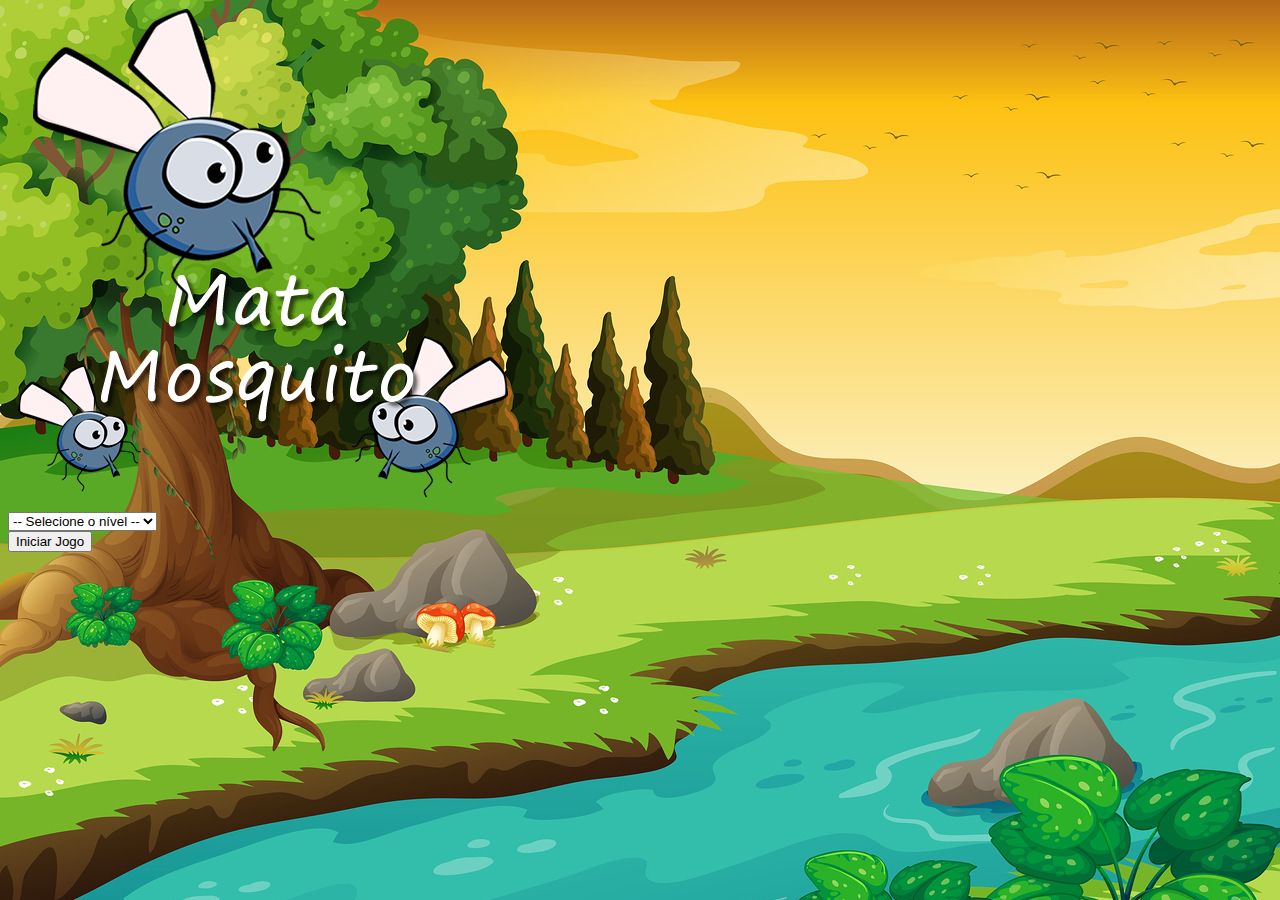
<file: index.html>
<!DOCTYPE html>
<html>
	<head>
		<meta charset="utf-8">
		<title>Jogo - Mata Mosquito</title>

		<!-- Bootstrap -->
		<link rel="stylesheet" href="https://cdn.jsdelivr.net/npm/bootstrap@4.6.0/dist/css/bootstrap.min.css" integrity="sha384-B0vP5xmATw1+K9KRQjQERJvTumQW0nPEzvF6L/Z6nronJ3oUOFUFpCjEUQouq2+l" crossorigin="anonymous">

		<!-- CSS -->
		<link rel="stylesheet" type="text/css" href="estilo.css">

		<script>
			function iniciarJogo() {
				var nivel = document.getElementById('nivel').value

				if (nivel === "") {
					alert('Selecione um nível pra iniciar o jogo')
					return false
				}
				window.location.href = "app.html?" + nivel
			}

			

		</script>

	</head>
	<body>

		<div class="container">
			<div class="row">
				<div class="col">
					<div class="d-flex justify-content-center">
						<img src="imagens/game.png">
					</div>
				</div>
			</div>

			<div class="row">
				<div class="col">
					<div class="d-flex justify-content-center">
						<div class="mb-2">
							<select class="form-control" id="nivel">
								<option value=""> -- Selecione o nível --</option>
								<option value="facil">Fácil</option>
								<option value="dificil">Normal</option>
								<option value="normal">Difícil</option>
							</select>
						</div>
					</div>
				</div>
			</div>

			<div class="row">
				<div class="col">
					<div class="d-flex justify-content-center">
						<button type="button "class="btn btn-danger btn-lg" onclick="iniciarJogo()">Iniciar Jogo</button>
					</div>
				</div>
			</div>		
		</div>
	</body>
</html>
</file>
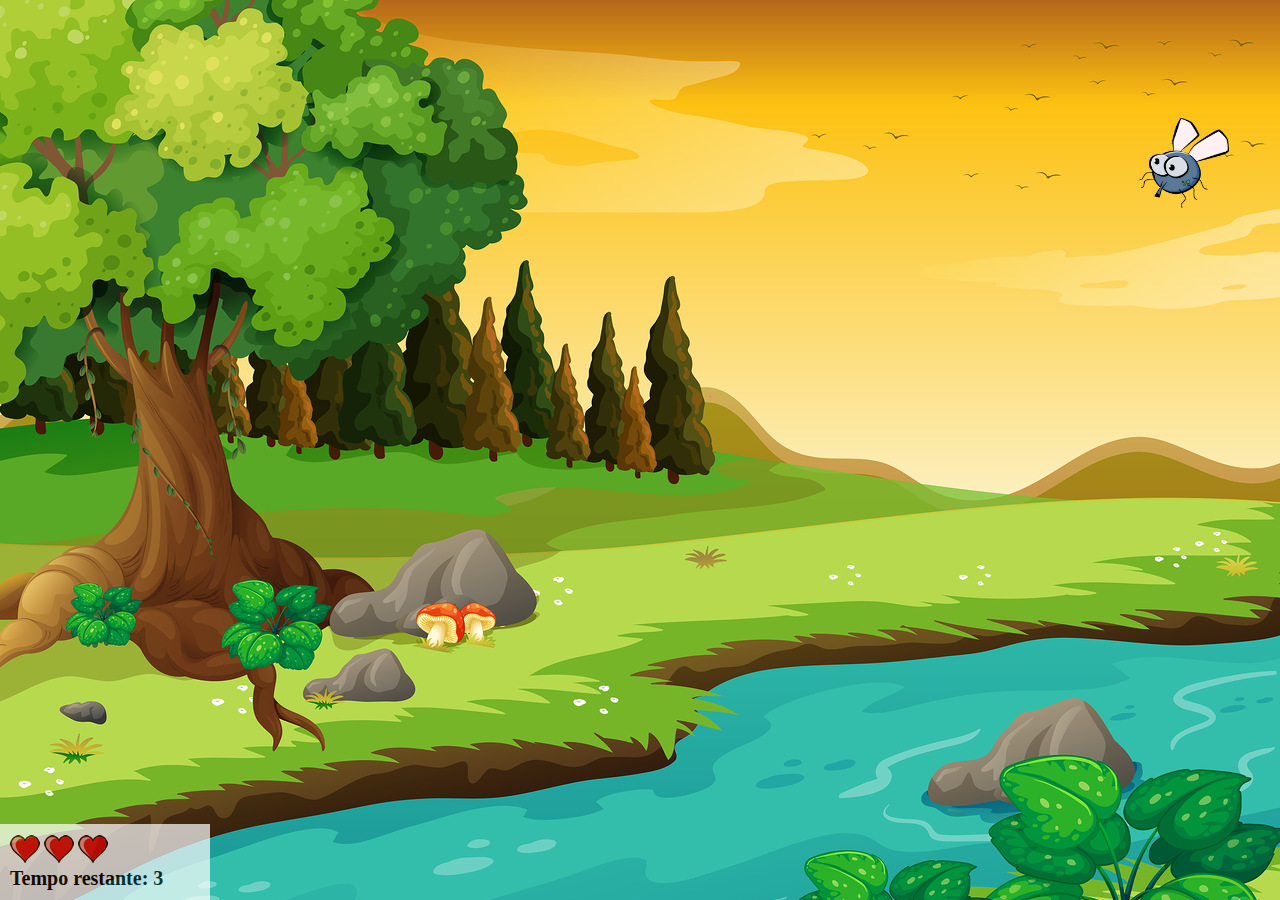
<file: app.html>
<!DOCTYPE html>
<html>
<head>
	<meta charset="utf-8">
	<title>Jogo - Mata Mosquito</title>
	<link rel="stylesheet" type="text/css" href="estilo.css">
	<script src="jogo.js"></script>
</head>
<body onresize="ajustarTamanhoPalcoJogo()">
	
	<div class="painel">
		<div class="vida">
			<img id="v1" src="imagens/coracao_cheio.png">
			<img id="v2" src="imagens/coracao_cheio.png">
			<img id="v3" src="imagens/coracao_cheio.png">
		</div>

		<div class="cronometro">Tempo restante: <span id="cronometro"></span></div>
	</div>


	<script>
		document.getElementById('cronometro').innerHTML = tempo
		posicaoRandomica()

		var criaMosquito = setInterval(function(){
			posicaoRandomica()
		} , 1000) 
	</script>

</body>
</html>
</file>
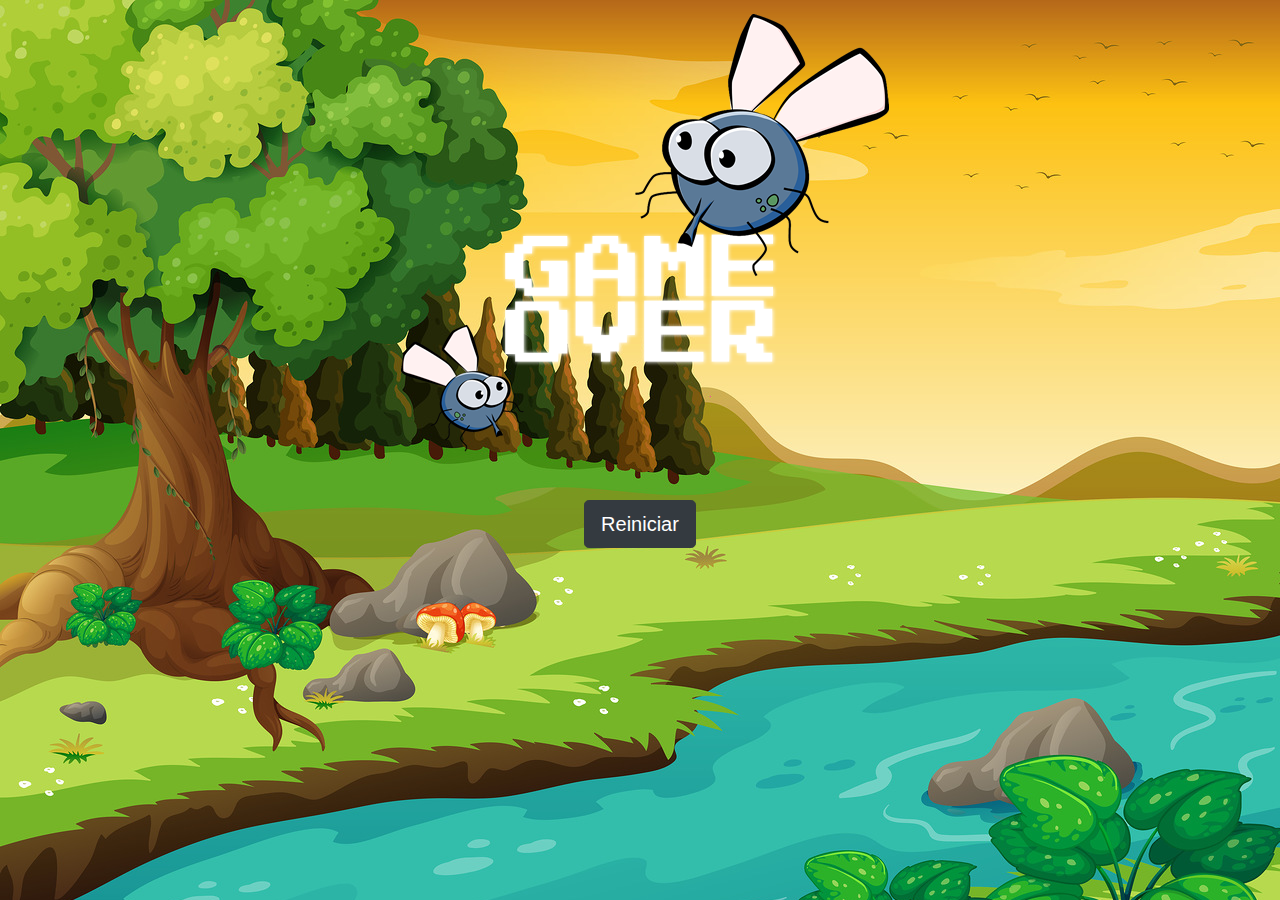
<file: fim_de_jogo.html>
<!DOCTYPE html>
<html>
	<head>
		<title></title>
		<meta charset="UTF-8" />

		<link rel="stylesheet" href="https://maxcdn.bootstrapcdn.com/bootstrap/4.0.0/css/bootstrap.min.css" integrity="sha384-Gn5384xqQ1aoWXA+058RXPxPg6fy4IWvTNh0E263XmFcJlSAwiGgFAW/dAiS6JXm" crossorigin="anonymous">

		<link rel="stylesheet" href="estilo.css" />
	</head>
	<body>

		<div class="container">
			<div class="row">
				<div class="col">
					<div class="d-flex justify-content-center">
						<img src="imagens/game_over.png" />
					</div>
				</div>
			</div>


			<div class="row">
				<div class="col">
					<div class="d-flex justify-content-center">
						<button type="button" class="btn btn-dark btn-lg" onclick="window.location.href = 'index.html' ">Reiniciar</button>
					</div>
				</div>
			</div>
		</div>

	</body>
</html>
</file>
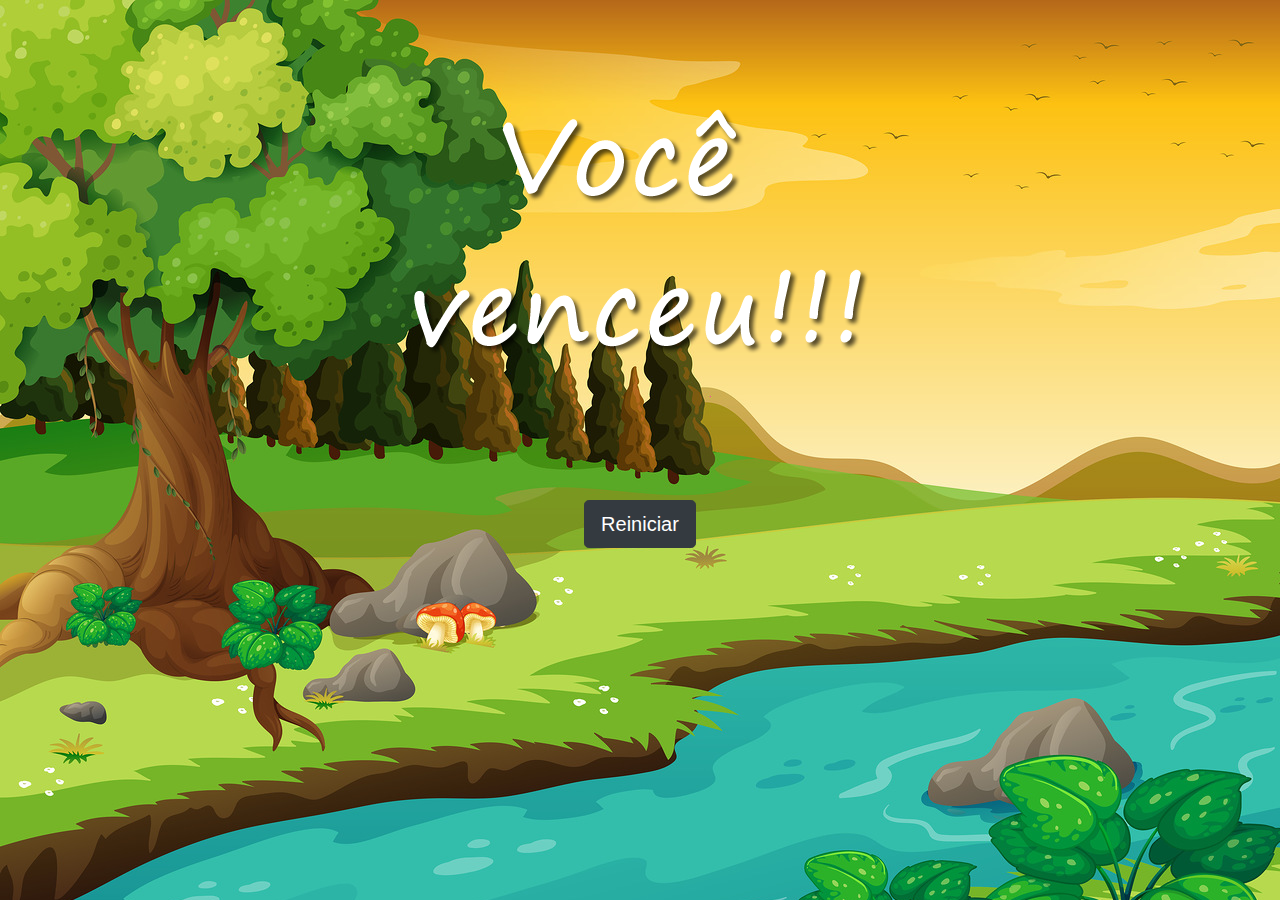
<file: vitoria.html>
<!DOCTYPE html>
<html>
	<head>
		<title></title>
		<meta charset="UTF-8" />

		<link rel="stylesheet" href="https://maxcdn.bootstrapcdn.com/bootstrap/4.0.0/css/bootstrap.min.css" integrity="sha384-Gn5384xqQ1aoWXA+058RXPxPg6fy4IWvTNh0E263XmFcJlSAwiGgFAW/dAiS6JXm" crossorigin="anonymous">

		<link rel="stylesheet" href="estilo.css" />
	</head>
	<body>

		<div class="container">
			<div class="row">
				<div class="col">
					<div class="d-flex justify-content-center">
						<img src="imagens/vitoria.png" />
					</div>
				</div>
			</div>


			<div class="row">
				<div class="col">
					<div class="d-flex justify-content-center">
						<button type="button" class="btn btn-dark btn-lg" onclick="window.location.href = 'index.html' ">Reiniciar</button>
					</div>
				</div>
			</div>
		</div>

	</body>
</html>
</file>
<file: estilo.css>
html {
	cursor: url(imagens/mata_mosquito.png) 30 30, auto;
}

body {
	background: url(imagens/bg.jpg) no-repeat;
	background-size: cover;
}

.mosquito1 {
	width: 50px;
	height: 50px;
}

.mosquito2 {
	width: 70px;
	height: 70px;
}

.mosquito3 {
	width: 90px;
	height: 90px;
}

.ladoA {
	transform: scaleX(1);
}

.ladoB {
	transform: scaleX(-1) ;
}

.painel {
	position: absolute;
	width: 190px;
	padding: 10px;
	left: 0px;
	bottom: 0px;
	border-top: 1px solid #fff;
	background-color: #fff;
	opacity: 0.7;
}

.vidas {
	float: left;
}

.cronometro {
	float: left;
	font-size: 20px;
	font-weight: bold;
}
</file>
